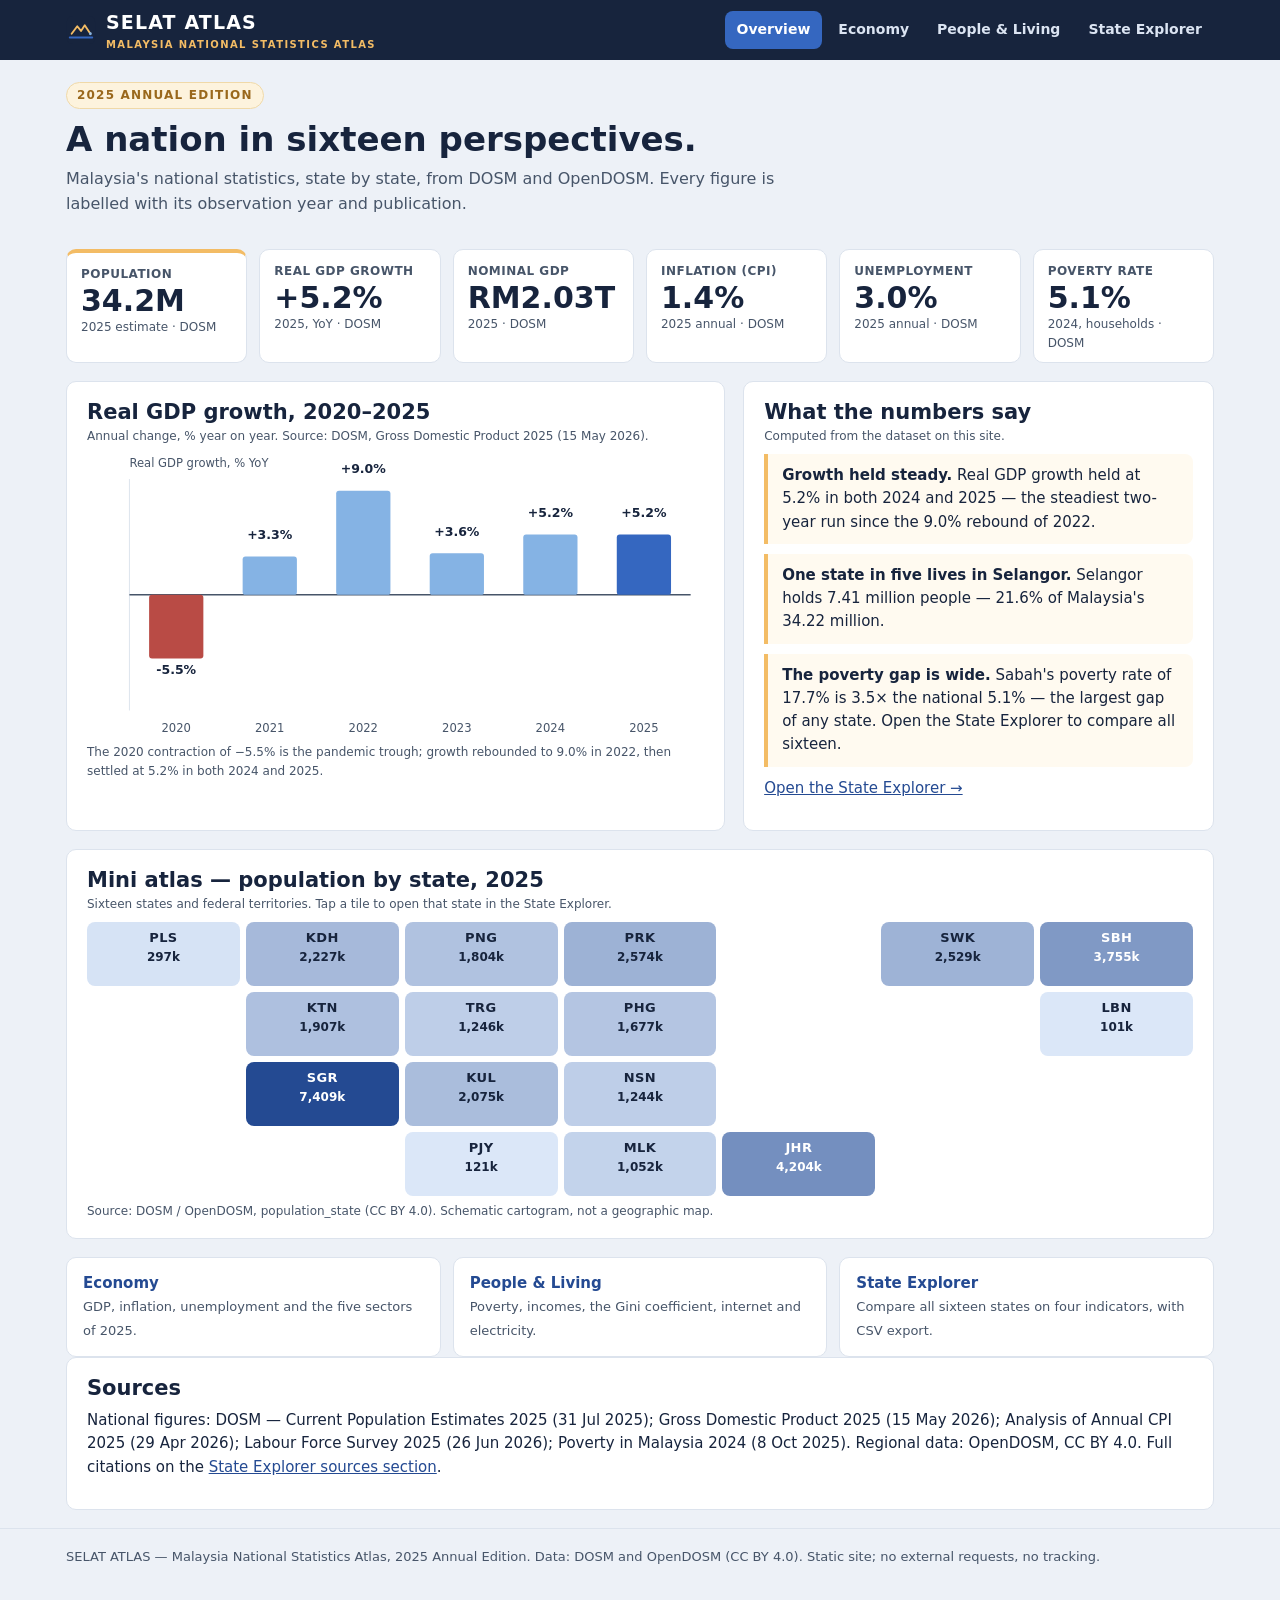
<file: app/index.html>
<!DOCTYPE html>
<html lang="en">
<head>
<meta charset="utf-8">
<meta name="viewport" content="width=device-width, initial-scale=1">
<title>SELAT ATLAS — Malaysia National Statistics Atlas</title>
<meta name="description" content="SELAT ATLAS: Malaysia's national statistics atlas. Population, economy, living standards and a state explorer for all sixteen states and federal territories. Data: DOSM and OpenDOSM.">
<link rel="stylesheet" href="style.css">
</head>
<body data-page="overview">
<a class="skip" href="#main">Skip to content</a>
<header class="masthead">
  <div class="wrap masthead-in">
    <a class="brand" href="index.html"><img src="logo.svg" alt="" width="30" height="30"><span>SELAT ATLAS<small>MALAYSIA NATIONAL STATISTICS ATLAS</small></span></a>
    <button class="menu-btn" type="button" aria-expanded="false" aria-controls="mainnav">Menu</button>
    <nav class="mainnav" id="mainnav" aria-label="Main navigation">
      <a href="index.html" aria-current="page">Overview</a>
      <a href="economy.html">Economy</a>
      <a href="people.html">People &amp; Living</a>
      <a href="states.html">State Explorer</a>
    </nav>
  </div>
</header>
<main id="main">
  <div class="wrap">
    <div class="page-head">
      <span class="edition">2025 Annual Edition</span>
      <h1>A nation in sixteen perspectives.</h1>
      <p class="lede">Malaysia's national statistics, state by state, from DOSM and OpenDOSM. Every figure is labelled with its observation year and publication.</p>
    </div>
    <section class="kpis" aria-label="Key national indicators">
      <div class="kpi accent"><div class="k-label">Population</div><div class="k-value num">34.2M</div><div class="k-detail">2025 estimate · DOSM</div></div>
      <div class="kpi"><div class="k-label">Real GDP growth</div><div class="k-value num">+5.2%</div><div class="k-detail">2025, YoY · DOSM</div></div>
      <div class="kpi"><div class="k-label">Nominal GDP</div><div class="k-value num">RM2.03T</div><div class="k-detail">2025 · DOSM</div></div>
      <div class="kpi"><div class="k-label">Inflation (CPI)</div><div class="k-value num">1.4%</div><div class="k-detail">2025 annual · DOSM</div></div>
      <div class="kpi"><div class="k-label">Unemployment</div><div class="k-value num">3.0%</div><div class="k-detail">2025 annual · DOSM</div></div>
      <div class="kpi"><div class="k-label">Poverty rate</div><div class="k-value num">5.1%</div><div class="k-detail">2024, households · DOSM</div></div>
    </section>
    <div class="hero-row">
      <section class="card" aria-labelledby="gdp-title">
        <h2 class="chart-title" id="gdp-title">Real GDP growth, 2020–2025</h2>
        <p class="chart-sub">Annual change, % year on year. Source: DOSM, Gross Domestic Product 2025 (15 May 2026).</p>
        <div id="chart-gdp"></div>
        <p class="footnote">The 2020 contraction of −5.5% is the pandemic trough; growth rebounded to 9.0% in 2022, then settled at 5.2% in both 2024 and 2025.</p>
      </section>
      <section class="card" aria-labelledby="insights-title">
        <h2 class="chart-title" id="insights-title">What the numbers say</h2>
        <p class="chart-sub">Computed from the dataset on this site.</p>
        <div id="insights"></div>
        <p><a href="states.html">Open the State Explorer →</a></p>
      </section>
    </div>
    <section class="card" aria-labelledby="atlas-title">
      <h2 class="chart-title" id="atlas-title">Mini atlas — population by state, 2025</h2>
      <p class="chart-sub">Sixteen states and federal territories. Tap a tile to open that state in the State Explorer.</p>
      <div id="mini-cartogram"></div>
      <p class="src">Source: DOSM / OpenDOSM, population_state (CC BY 4.0). Schematic cartogram, not a geographic map.</p>
    </section>
    <section aria-label="Explore the atlas">
      <div class="navcards">
        <a class="navcard" href="economy.html"><b>Economy</b><span>GDP, inflation, unemployment and the five sectors of 2025.</span></a>
        <a class="navcard" href="people.html"><b>People &amp; Living</b><span>Poverty, incomes, the Gini coefficient, internet and electricity.</span></a>
        <a class="navcard" href="states.html"><b>State Explorer</b><span>Compare all sixteen states on four indicators, with CSV export.</span></a>
      </div>
    </section>
    <section class="card" aria-labelledby="sources-title">
      <h2 id="sources-title">Sources</h2>
      <p>National figures: DOSM — Current Population Estimates 2025 (31 Jul 2025); Gross Domestic Product 2025 (15 May 2026); Analysis of Annual CPI 2025 (29 Apr 2026); Labour Force Survey 2025 (26 Jun 2026); Poverty in Malaysia 2024 (8 Oct 2025). Regional data: OpenDOSM, CC BY 4.0. Full citations on the <a href="states.html#sources">State Explorer sources section</a>.</p>
    </section>
  </div>
</main>
<footer class="site-footer">
  <div class="wrap">
    <p>SELAT ATLAS — Malaysia National Statistics Atlas, 2025 Annual Edition. Data: DOSM and OpenDOSM (CC BY 4.0). Static site; no external requests, no tracking.</p>
  </div>
</footer>
<script src="data-national.js"></script>
<script src="data-states.js"></script>
<script src="sources.js"></script>
<script src="charts.js"></script>
<script src="state-explorer.js"></script>
<script src="core.js"></script>
</body>
</html>
</file>
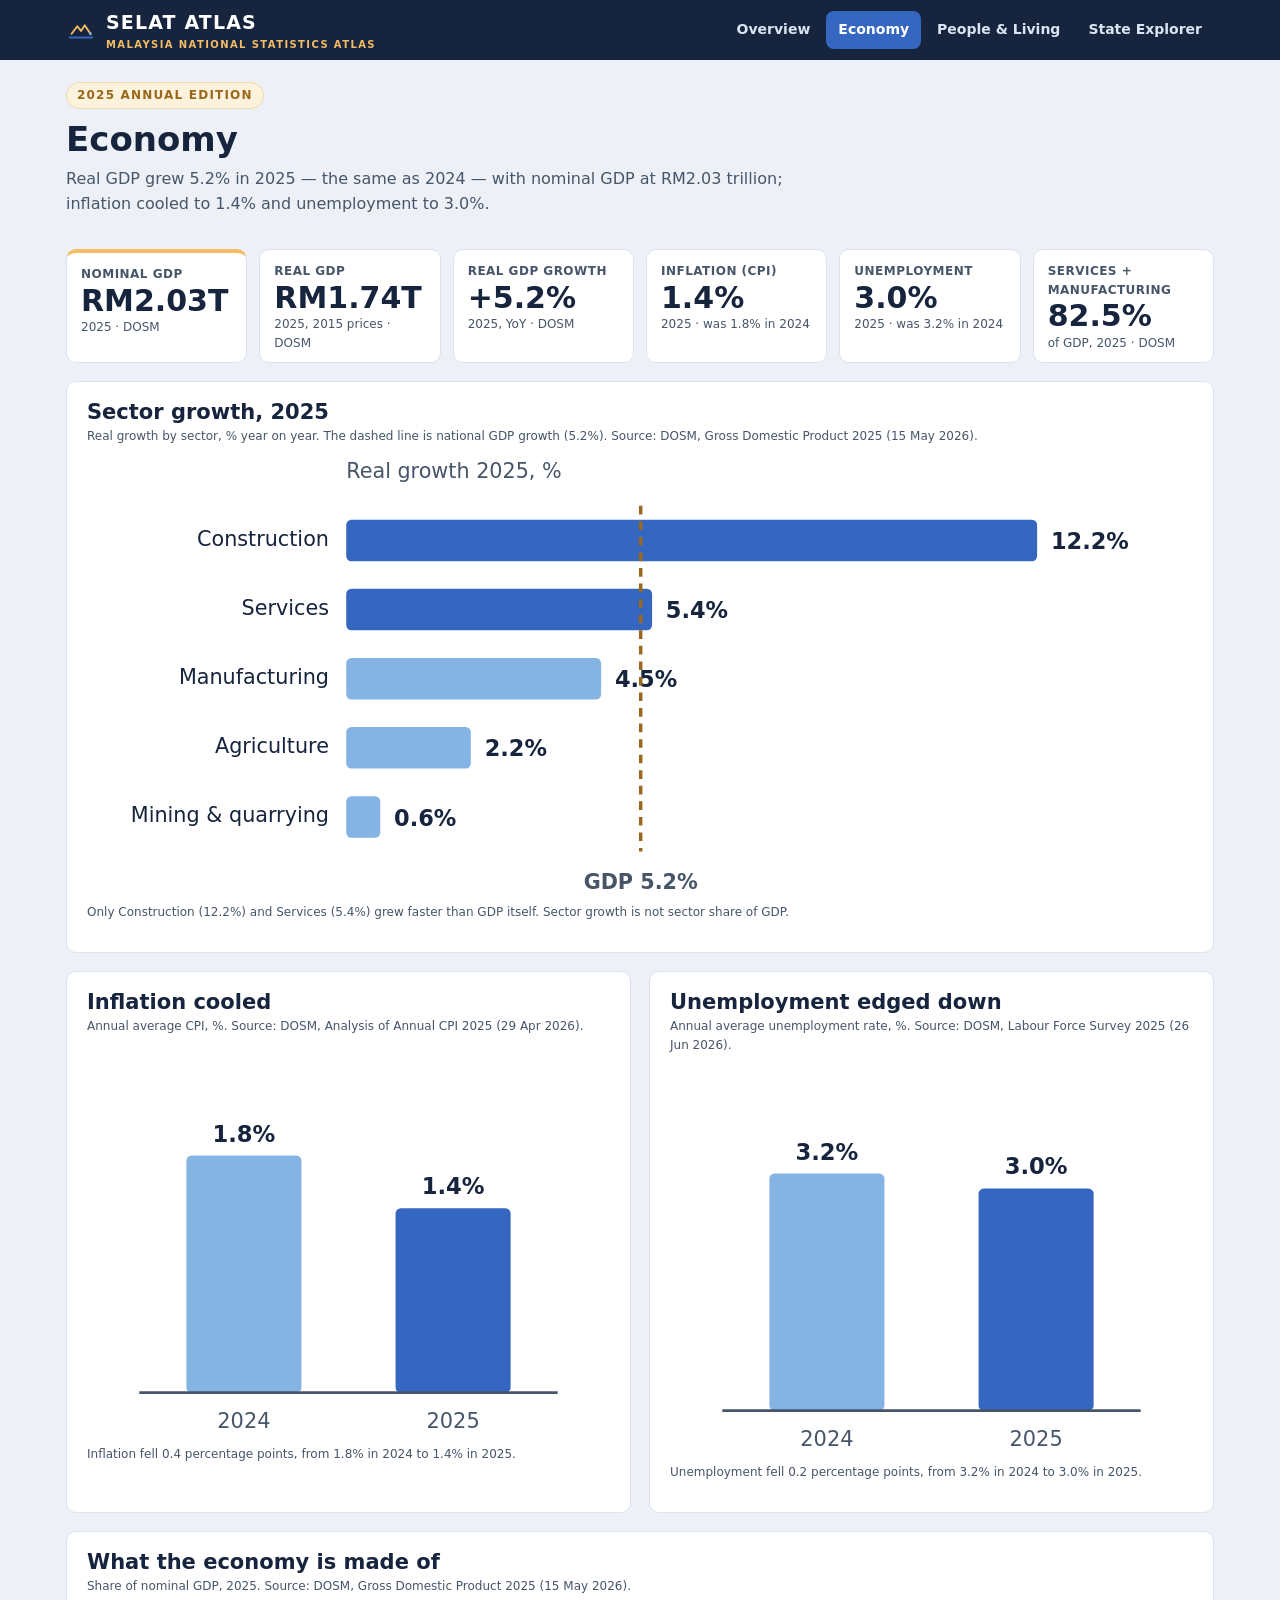
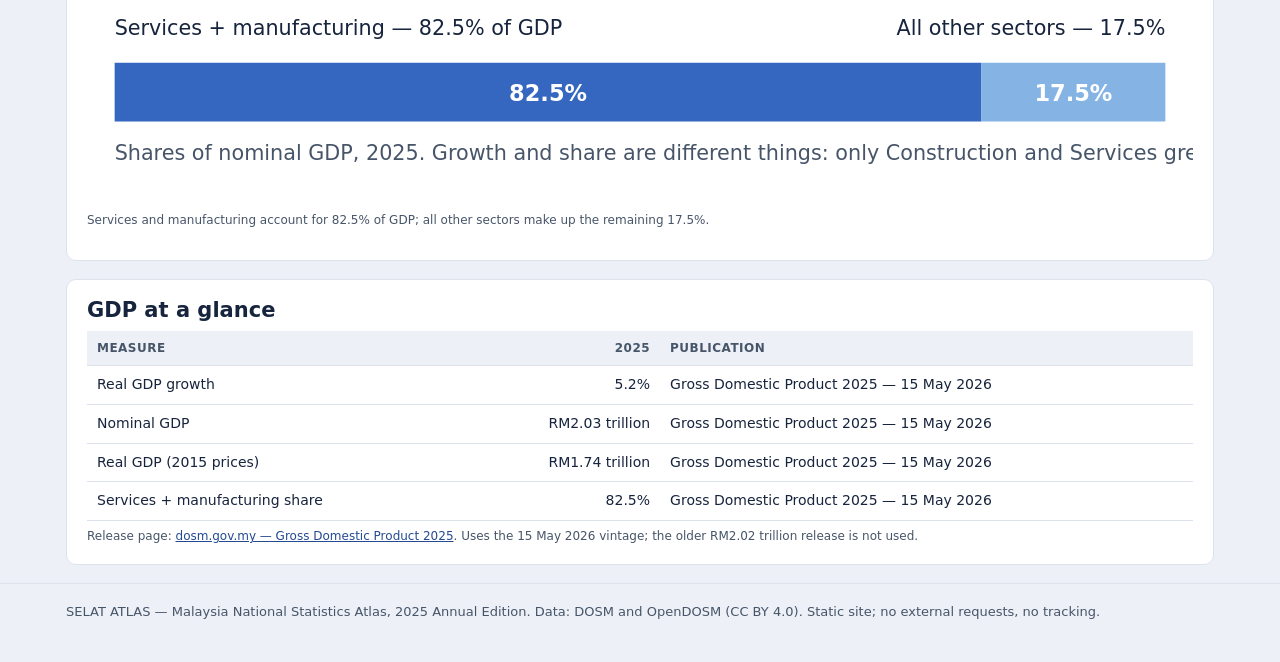
<file: app/economy.html>
<!DOCTYPE html>
<html lang="en">
<head>
<meta charset="utf-8">
<meta name="viewport" content="width=device-width, initial-scale=1">
<title>Economy — SELAT ATLAS</title>
<meta name="description" content="Malaysia's economy in 2025: GDP, inflation, unemployment and sector growth. SELAT ATLAS, data from DOSM.">
<link rel="stylesheet" href="style.css">
</head>
<body data-page="economy">
<a class="skip" href="#main">Skip to content</a>
<header class="masthead">
  <div class="wrap masthead-in">
    <a class="brand" href="index.html"><img src="logo.svg" alt="" width="30" height="30"><span>SELAT ATLAS<small>MALAYSIA NATIONAL STATISTICS ATLAS</small></span></a>
    <button class="menu-btn" type="button" aria-expanded="false" aria-controls="mainnav">Menu</button>
    <nav class="mainnav" id="mainnav" aria-label="Main navigation">
      <a href="index.html">Overview</a>
      <a href="economy.html" aria-current="page">Economy</a>
      <a href="people.html">People &amp; Living</a>
      <a href="states.html">State Explorer</a>
    </nav>
  </div>
</header>
<main id="main">
  <div class="wrap">
    <div class="page-head">
      <span class="edition">2025 Annual Edition</span>
      <h1>Economy</h1>
      <p class="lede">Real GDP grew 5.2% in 2025 — the same as 2024 — with nominal GDP at RM2.03 trillion; inflation cooled to 1.4% and unemployment to 3.0%.</p>
    </div>
    <section class="kpis" aria-label="Key economic indicators">
      <div class="kpi accent"><div class="k-label">Nominal GDP</div><div class="k-value num">RM2.03T</div><div class="k-detail">2025 · DOSM</div></div>
      <div class="kpi"><div class="k-label">Real GDP</div><div class="k-value num">RM1.74T</div><div class="k-detail">2025, 2015 prices · DOSM</div></div>
      <div class="kpi"><div class="k-label">Real GDP growth</div><div class="k-value num">+5.2%</div><div class="k-detail">2025, YoY · DOSM</div></div>
      <div class="kpi"><div class="k-label">Inflation (CPI)</div><div class="k-value num">1.4%</div><div class="k-detail">2025 · was 1.8% in 2024</div></div>
      <div class="kpi"><div class="k-label">Unemployment</div><div class="k-value num">3.0%</div><div class="k-detail">2025 · was 3.2% in 2024</div></div>
      <div class="kpi"><div class="k-label">Services + manufacturing</div><div class="k-value num">82.5%</div><div class="k-detail">of GDP, 2025 · DOSM</div></div>
    </section>
    <section class="card" aria-labelledby="sectors-title">
      <h2 class="chart-title" id="sectors-title">Sector growth, 2025</h2>
      <p class="chart-sub">Real growth by sector, % year on year. The dashed line is national GDP growth (5.2%). Source: DOSM, Gross Domestic Product 2025 (15 May 2026).</p>
      <div id="chart-sectors"></div>
      <p class="footnote">Only Construction (12.2%) and Services (5.4%) grew faster than GDP itself. Sector growth is not sector share of GDP.</p>
    </section>
    <div class="two-col">
      <section class="card" aria-labelledby="inflation-title">
        <h2 class="chart-title" id="inflation-title">Inflation cooled</h2>
        <p class="chart-sub">Annual average CPI, %. Source: DOSM, Analysis of Annual CPI 2025 (29 Apr 2026).</p>
        <div id="chart-inflation"></div>
        <p class="footnote">Inflation fell 0.4 percentage points, from 1.8% in 2024 to 1.4% in 2025.</p>
      </section>
      <section class="card" aria-labelledby="unemp-title">
        <h2 class="chart-title" id="unemp-title">Unemployment edged down</h2>
        <p class="chart-sub">Annual average unemployment rate, %. Source: DOSM, Labour Force Survey 2025 (26 Jun 2026).</p>
        <div id="chart-unemployment"></div>
        <p class="footnote">Unemployment fell 0.2 percentage points, from 3.2% in 2024 to 3.0% in 2025.</p>
      </section>
    </div>
    <section class="card" aria-labelledby="mix-title">
      <h2 class="chart-title" id="mix-title">What the economy is made of</h2>
      <p class="chart-sub">Share of nominal GDP, 2025. Source: DOSM, Gross Domestic Product 2025 (15 May 2026).</p>
      <div id="chart-mix"></div>
      <p class="footnote">Services and manufacturing account for 82.5% of GDP; all other sectors make up the remaining 17.5%.</p>
    </section>
    <section class="card" aria-labelledby="gdp-table-title">
      <h2 id="gdp-table-title">GDP at a glance</h2>
      <table class="data">
        <thead><tr><th>Measure</th><th class="num">2025</th><th>Publication</th></tr></thead>
        <tbody>
          <tr><td>Real GDP growth</td><td class="num">5.2%</td><td>Gross Domestic Product 2025 — 15 May 2026</td></tr>
          <tr><td>Nominal GDP</td><td class="num">RM2.03 trillion</td><td>Gross Domestic Product 2025 — 15 May 2026</td></tr>
          <tr><td>Real GDP (2015 prices)</td><td class="num">RM1.74 trillion</td><td>Gross Domestic Product 2025 — 15 May 2026</td></tr>
          <tr><td>Services + manufacturing share</td><td class="num">82.5%</td><td>Gross Domestic Product 2025 — 15 May 2026</td></tr>
        </tbody>
      </table>
      <p class="src">Release page: <a href="https://www.dosm.gov.my/portal-main/release-content/gross-domestic-product-2025">dosm.gov.my — Gross Domestic Product 2025</a>. Uses the 15 May 2026 vintage; the older RM2.02 trillion release is not used.</p>
    </section>
  </div>
</main>
<footer class="site-footer">
  <div class="wrap">
    <p>SELAT ATLAS — Malaysia National Statistics Atlas, 2025 Annual Edition. Data: DOSM and OpenDOSM (CC BY 4.0). Static site; no external requests, no tracking.</p>
  </div>
</footer>
<script src="data-national.js"></script>
<script src="data-states.js"></script>
<script src="sources.js"></script>
<script src="charts.js"></script>
<script src="state-explorer.js"></script>
<script src="core.js"></script>
</body>
</html>
</file>
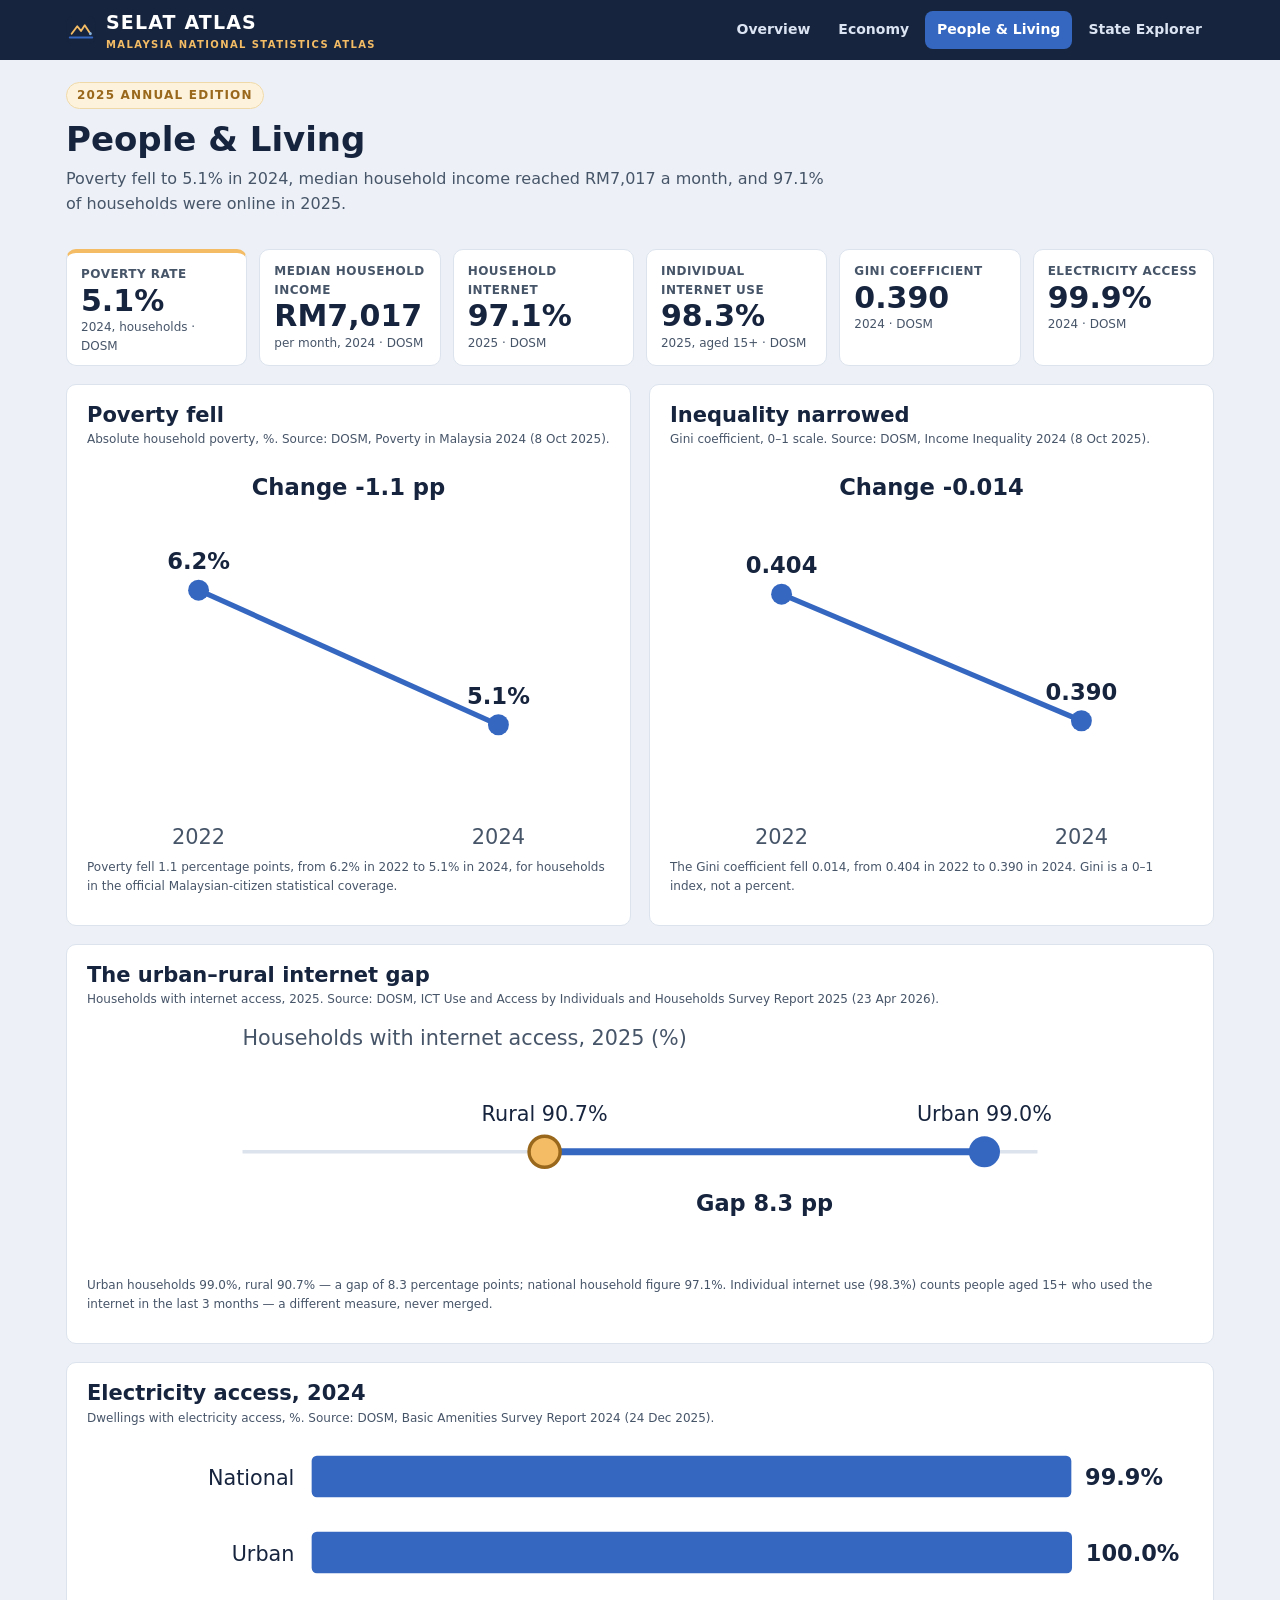
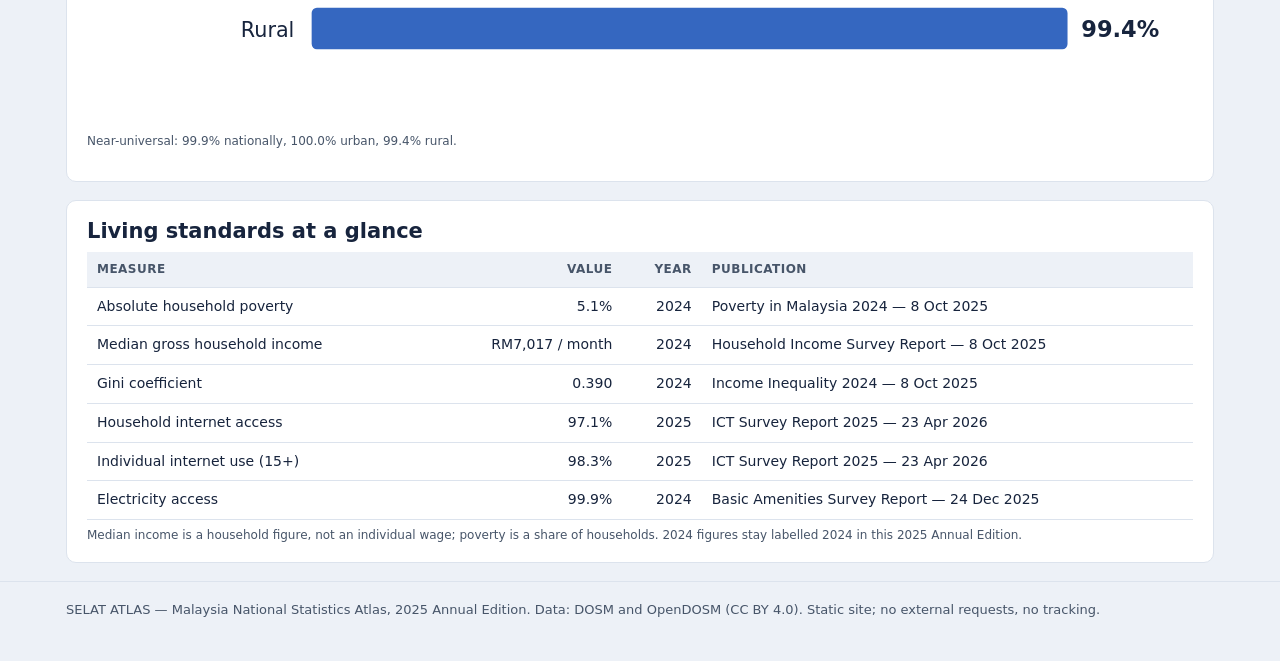
<file: app/people.html>
<!DOCTYPE html>
<html lang="en">
<head>
<meta charset="utf-8">
<meta name="viewport" content="width=device-width, initial-scale=1">
<title>People &amp; Living — SELAT ATLAS</title>
<meta name="description" content="Living standards in Malaysia: poverty, household income, inequality, internet access and electricity. SELAT ATLAS, data from DOSM.">
<link rel="stylesheet" href="style.css">
</head>
<body data-page="people">
<a class="skip" href="#main">Skip to content</a>
<header class="masthead">
  <div class="wrap masthead-in">
    <a class="brand" href="index.html"><img src="logo.svg" alt="" width="30" height="30"><span>SELAT ATLAS<small>MALAYSIA NATIONAL STATISTICS ATLAS</small></span></a>
    <button class="menu-btn" type="button" aria-expanded="false" aria-controls="mainnav">Menu</button>
    <nav class="mainnav" id="mainnav" aria-label="Main navigation">
      <a href="index.html">Overview</a>
      <a href="economy.html">Economy</a>
      <a href="people.html" aria-current="page">People &amp; Living</a>
      <a href="states.html">State Explorer</a>
    </nav>
  </div>
</header>
<main id="main">
  <div class="wrap">
    <div class="page-head">
      <span class="edition">2025 Annual Edition</span>
      <h1>People &amp; Living</h1>
      <p class="lede">Poverty fell to 5.1% in 2024, median household income reached RM7,017 a month, and 97.1% of households were online in 2025.</p>
    </div>
    <section class="kpis" aria-label="Key living-standard indicators">
      <div class="kpi accent"><div class="k-label">Poverty rate</div><div class="k-value num">5.1%</div><div class="k-detail">2024, households · DOSM</div></div>
      <div class="kpi"><div class="k-label">Median household income</div><div class="k-value num">RM7,017</div><div class="k-detail">per month, 2024 · DOSM</div></div>
      <div class="kpi"><div class="k-label">Household internet</div><div class="k-value num">97.1%</div><div class="k-detail">2025 · DOSM</div></div>
      <div class="kpi"><div class="k-label">Individual internet use</div><div class="k-value num">98.3%</div><div class="k-detail">2025, aged 15+ · DOSM</div></div>
      <div class="kpi"><div class="k-label">Gini coefficient</div><div class="k-value num">0.390</div><div class="k-detail">2024 · DOSM</div></div>
      <div class="kpi"><div class="k-label">Electricity access</div><div class="k-value num">99.9%</div><div class="k-detail">2024 · DOSM</div></div>
    </section>
    <div class="two-col">
      <section class="card" aria-labelledby="poverty-title">
        <h2 class="chart-title" id="poverty-title">Poverty fell</h2>
        <p class="chart-sub">Absolute household poverty, %. Source: DOSM, Poverty in Malaysia 2024 (8 Oct 2025).</p>
        <div id="chart-poverty-slope"></div>
        <p class="footnote">Poverty fell 1.1 percentage points, from 6.2% in 2022 to 5.1% in 2024, for households in the official Malaysian-citizen statistical coverage.</p>
      </section>
      <section class="card" aria-labelledby="gini-title">
        <h2 class="chart-title" id="gini-title">Inequality narrowed</h2>
        <p class="chart-sub">Gini coefficient, 0–1 scale. Source: DOSM, Income Inequality 2024 (8 Oct 2025).</p>
        <div id="chart-gini-slope"></div>
        <p class="footnote">The Gini coefficient fell 0.014, from 0.404 in 2022 to 0.390 in 2024. Gini is a 0–1 index, not a percent.</p>
      </section>
    </div>
    <section class="card" aria-labelledby="internet-title">
      <h2 class="chart-title" id="internet-title">The urban–rural internet gap</h2>
      <p class="chart-sub">Households with internet access, 2025. Source: DOSM, ICT Use and Access by Individuals and Households Survey Report 2025 (23 Apr 2026).</p>
      <div id="chart-internet-dumbbell"></div>
      <p class="footnote">Urban households 99.0%, rural 90.7% — a gap of 8.3 percentage points; national household figure 97.1%. Individual internet use (98.3%) counts people aged 15+ who used the internet in the last 3 months — a different measure, never merged.</p>
    </section>
    <section class="card" aria-labelledby="electricity-title">
      <h2 class="chart-title" id="electricity-title">Electricity access, 2024</h2>
      <p class="chart-sub">Dwellings with electricity access, %. Source: DOSM, Basic Amenities Survey Report 2024 (24 Dec 2025).</p>
      <div id="chart-electricity"></div>
      <p class="footnote">Near-universal: 99.9% nationally, 100.0% urban, 99.4% rural.</p>
    </section>
    <section class="card" aria-labelledby="living-table-title">
      <h2 id="living-table-title">Living standards at a glance</h2>
      <table class="data">
        <thead><tr><th>Measure</th><th class="num">Value</th><th class="num">Year</th><th>Publication</th></tr></thead>
        <tbody>
          <tr><td>Absolute household poverty</td><td class="num">5.1%</td><td class="num">2024</td><td>Poverty in Malaysia 2024 — 8 Oct 2025</td></tr>
          <tr><td>Median gross household income</td><td class="num">RM7,017 / month</td><td class="num">2024</td><td>Household Income Survey Report — 8 Oct 2025</td></tr>
          <tr><td>Gini coefficient</td><td class="num">0.390</td><td class="num">2024</td><td>Income Inequality 2024 — 8 Oct 2025</td></tr>
          <tr><td>Household internet access</td><td class="num">97.1%</td><td class="num">2025</td><td>ICT Survey Report 2025 — 23 Apr 2026</td></tr>
          <tr><td>Individual internet use (15+)</td><td class="num">98.3%</td><td class="num">2025</td><td>ICT Survey Report 2025 — 23 Apr 2026</td></tr>
          <tr><td>Electricity access</td><td class="num">99.9%</td><td class="num">2024</td><td>Basic Amenities Survey Report — 24 Dec 2025</td></tr>
        </tbody>
      </table>
      <p class="src">Median income is a household figure, not an individual wage; poverty is a share of households. 2024 figures stay labelled 2024 in this 2025 Annual Edition.</p>
    </section>
  </div>
</main>
<footer class="site-footer">
  <div class="wrap">
    <p>SELAT ATLAS — Malaysia National Statistics Atlas, 2025 Annual Edition. Data: DOSM and OpenDOSM (CC BY 4.0). Static site; no external requests, no tracking.</p>
  </div>
</footer>
<script src="data-national.js"></script>
<script src="data-states.js"></script>
<script src="sources.js"></script>
<script src="charts.js"></script>
<script src="state-explorer.js"></script>
<script src="core.js"></script>
</body>
</html>
</file>
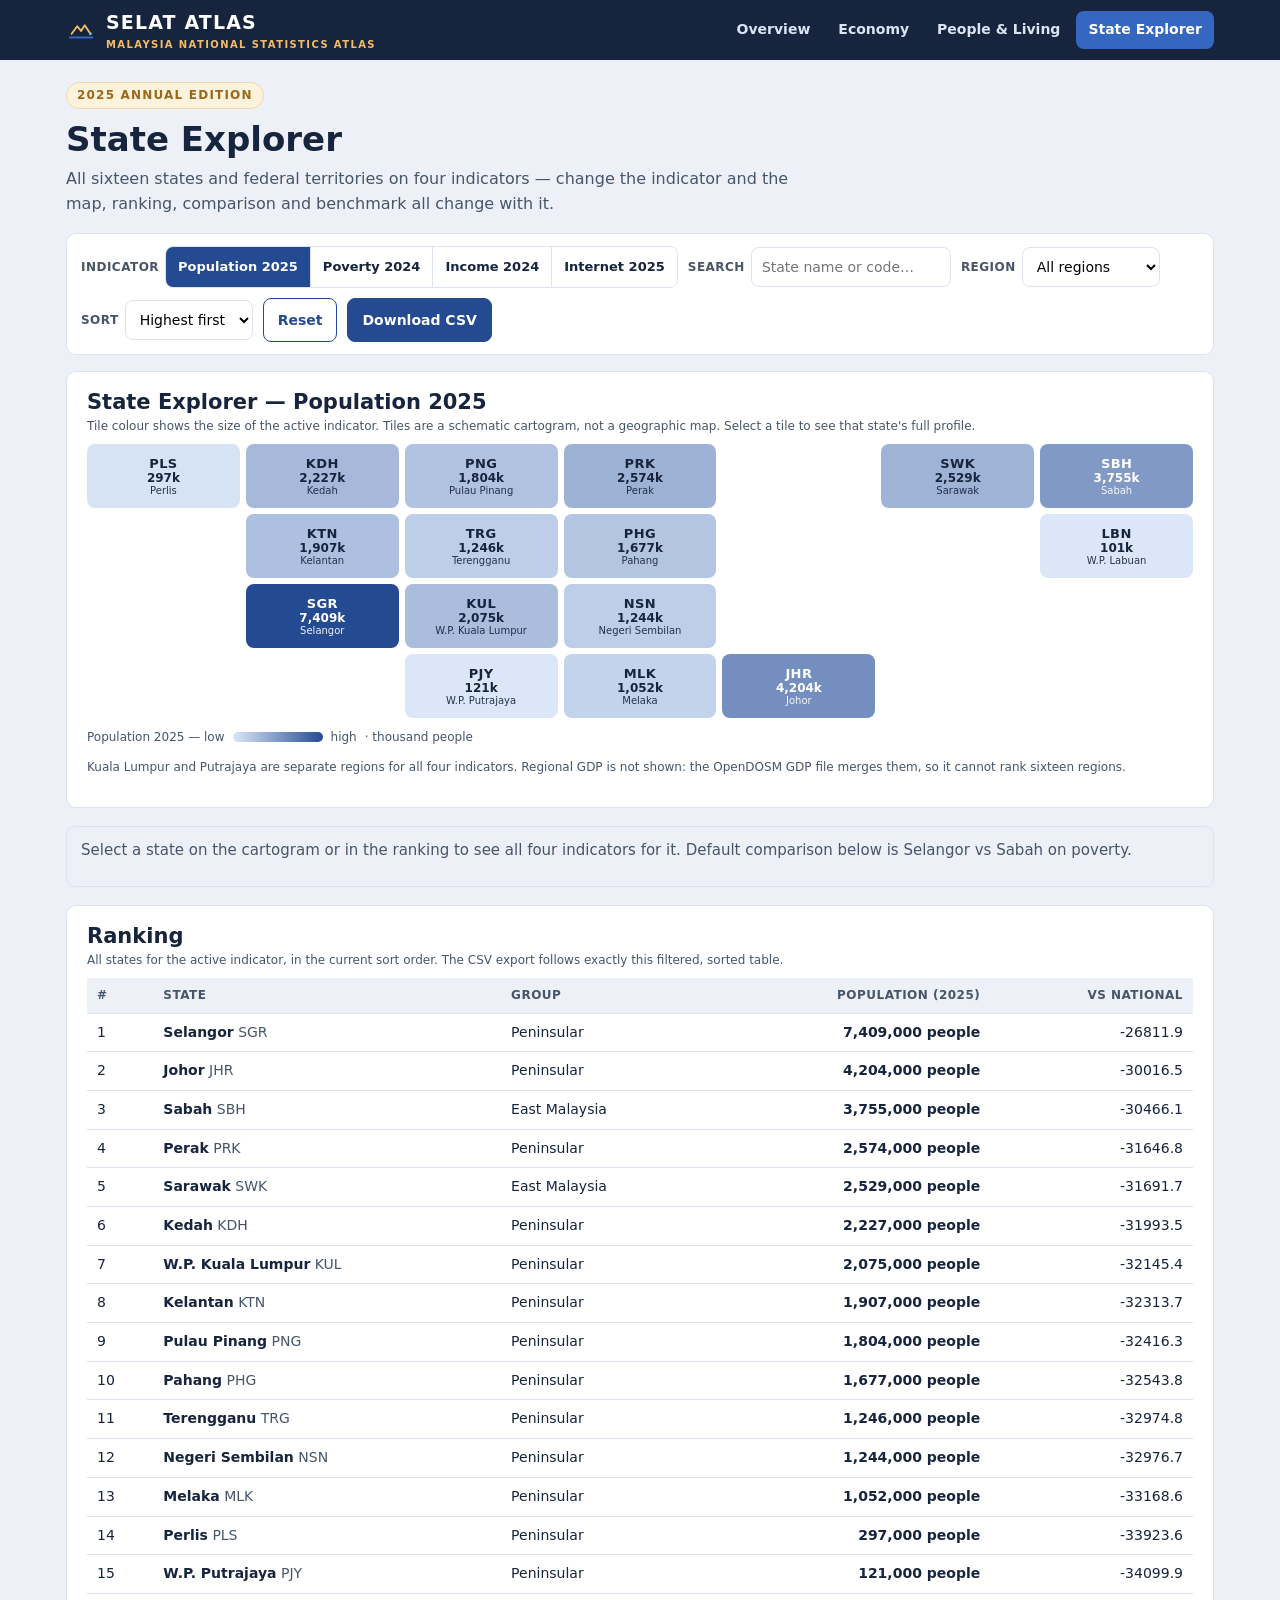
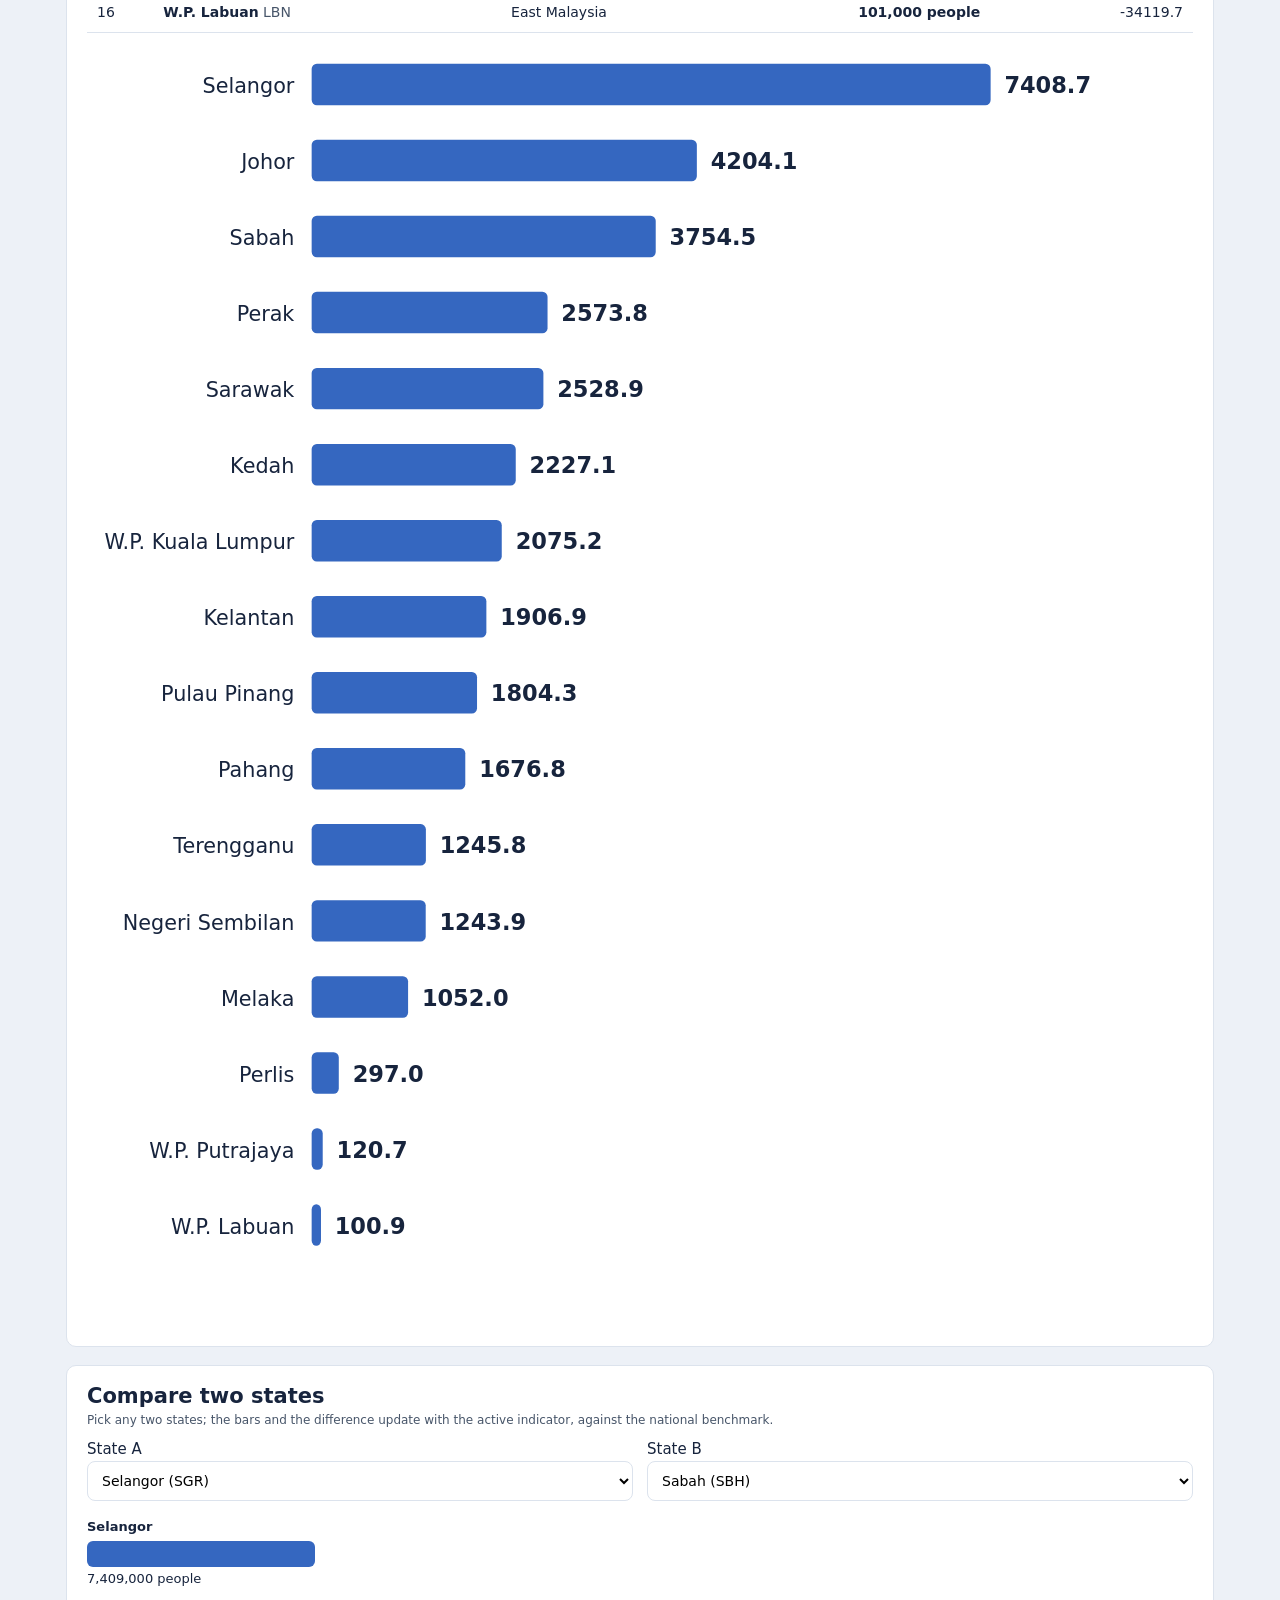
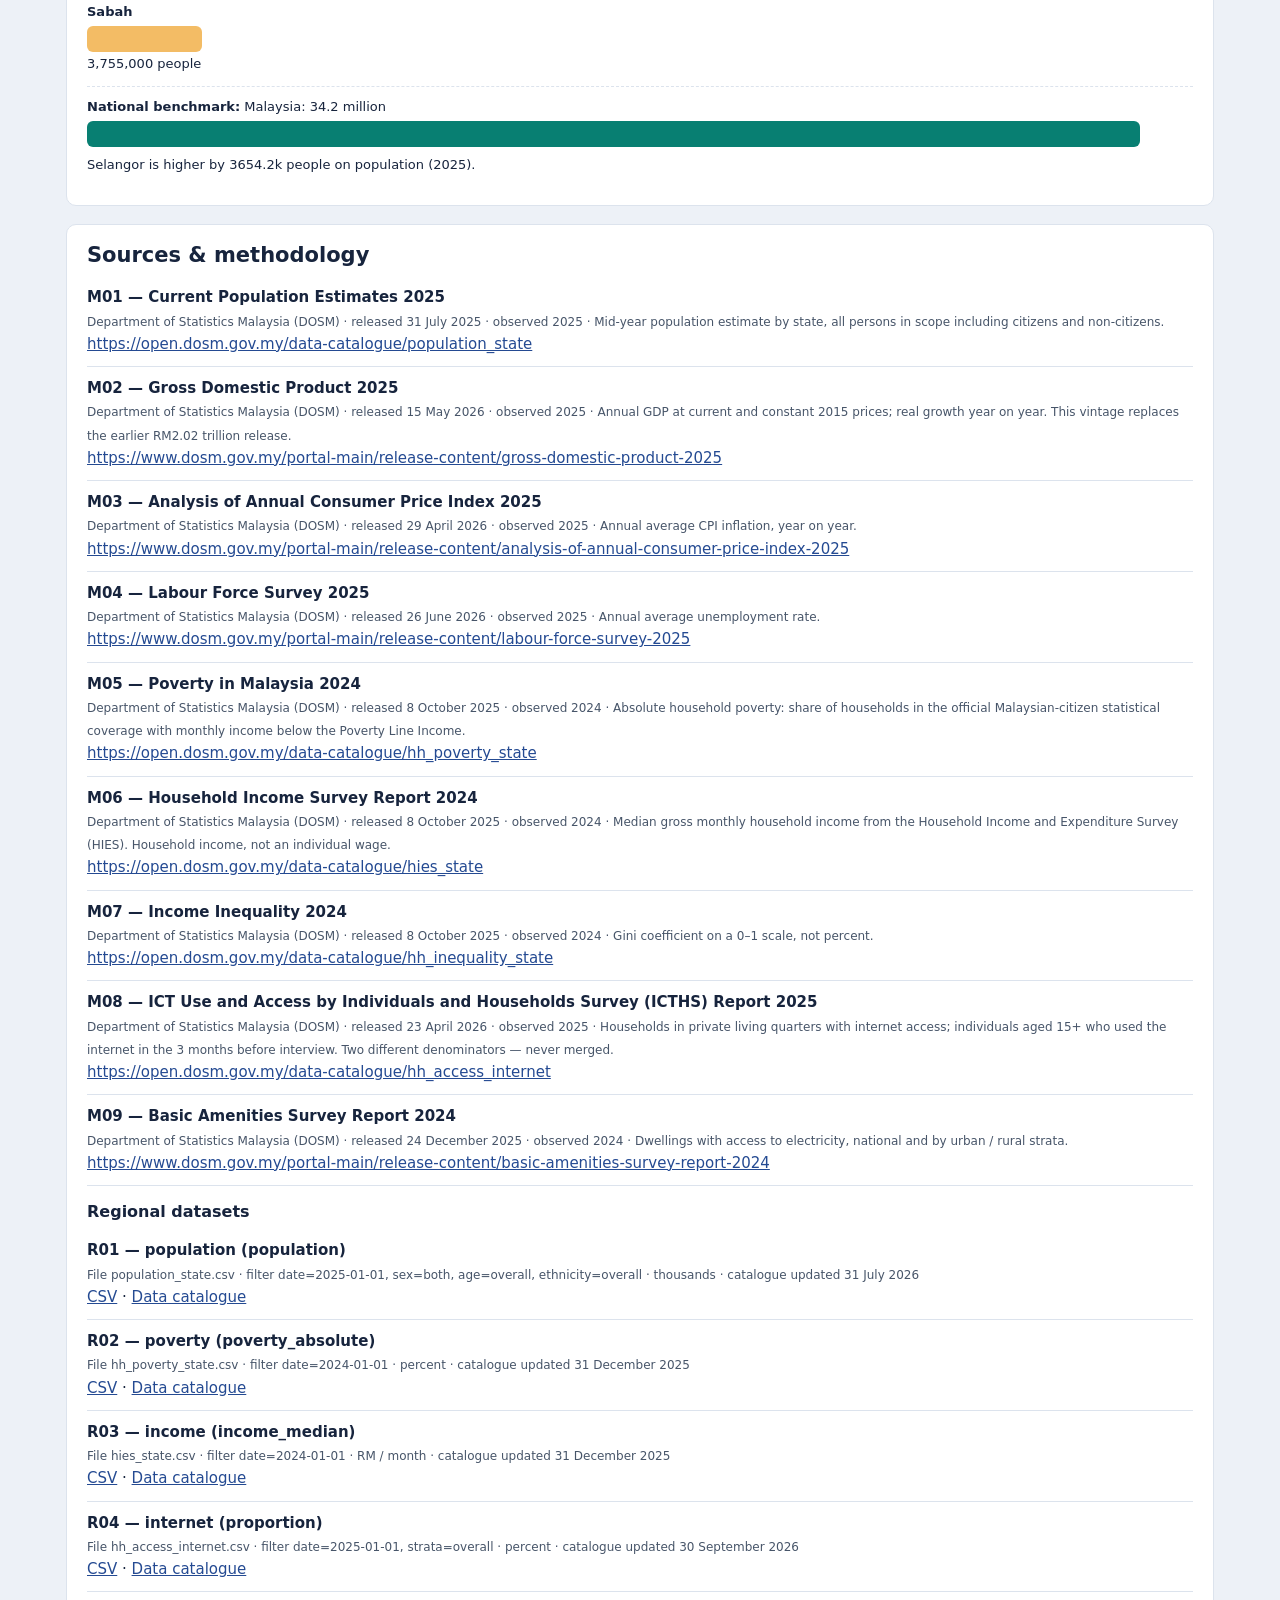
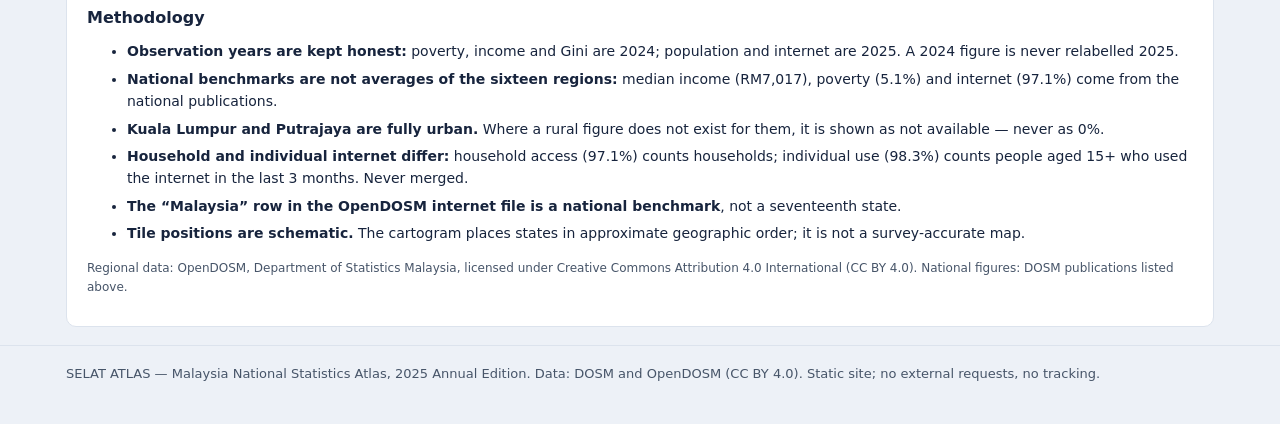
<file: app/states.html>
<!DOCTYPE html>
<html lang="en">
<head>
<meta charset="utf-8">
<meta name="viewport" content="width=device-width, initial-scale=1">
<title>State Explorer — SELAT ATLAS</title>
<meta name="description" content="Compare all sixteen Malaysian states and federal territories on population, poverty, income and internet access. SELAT ATLAS, data from DOSM and OpenDOSM.">
<link rel="stylesheet" href="style.css">
</head>
<body data-page="states">
<a class="skip" href="#main">Skip to content</a>
<header class="masthead">
  <div class="wrap masthead-in">
    <a class="brand" href="index.html"><img src="logo.svg" alt="" width="30" height="30"><span>SELAT ATLAS<small>MALAYSIA NATIONAL STATISTICS ATLAS</small></span></a>
    <button class="menu-btn" type="button" aria-expanded="false" aria-controls="mainnav">Menu</button>
    <nav class="mainnav" id="mainnav" aria-label="Main navigation">
      <a href="index.html">Overview</a>
      <a href="economy.html">Economy</a>
      <a href="people.html">People &amp; Living</a>
      <a href="states.html" aria-current="page">State Explorer</a>
    </nav>
  </div>
</header>
<main id="main">
  <div class="wrap">
    <div class="page-head">
      <span class="edition">2025 Annual Edition</span>
      <h1>State Explorer</h1>
      <p class="lede">All sixteen states and federal territories on four indicators — change the indicator and the map, ranking, comparison and benchmark all change with it.</p>
    </div>
    <div class="controls" role="group" aria-label="Explorer controls">
      <div class="group">
        <label id="indicator-label">Indicator</label>
        <div class="seg" role="group" aria-labelledby="indicator-label">
          <button type="button" data-indicator-btn="population" aria-pressed="true">Population 2025</button>
          <button type="button" data-indicator-btn="poverty" aria-pressed="false">Poverty 2024</button>
          <button type="button" data-indicator-btn="income" aria-pressed="false">Income 2024</button>
          <button type="button" data-indicator-btn="internet" aria-pressed="false">Internet 2025</button>
        </div>
      </div>
      <div class="group">
        <label for="state-search">Search</label>
        <input type="search" id="state-search" placeholder="State name or code…" aria-label="Search states by name or code">
      </div>
      <div class="group">
        <label for="group-filter">Region</label>
        <select id="group-filter">
          <option value="all">All regions</option>
          <option value="Peninsular">Peninsular</option>
          <option value="East Malaysia">East Malaysia</option>
        </select>
      </div>
      <div class="group">
        <label for="sort-select">Sort</label>
        <select id="sort-select">
          <option value="desc">Highest first</option>
          <option value="asc">Lowest first</option>
          <option value="alpha">A–Z</option>
        </select>
      </div>
      <button type="button" class="btn ghost" id="reset-btn">Reset</button>
      <button type="button" class="btn" id="csv-btn">Download CSV</button>
    </div>
    <section class="card" aria-labelledby="explorer-title">
      <h2 class="chart-title" id="explorer-title">State Explorer — Population 2025</h2>
      <p class="chart-sub">Tile colour shows the size of the active indicator. Tiles are a schematic cartogram, not a geographic map. Select a tile to see that state's full profile.</p>
      <div id="cartogram" class="cartogram"></div>
      <p class="legend" id="cartogram-legend" style="margin-top:10px"></p>
      <p class="cartogram-note">Kuala Lumpur and Putrajaya are separate regions for all four indicators. Regional GDP is not shown: the OpenDOSM GDP file merges them, so it cannot rank sixteen regions.</p>
    </section>
    <section class="card detail" id="state-detail" aria-label="Selected state detail" aria-live="polite"></section>
    <section class="card" aria-labelledby="ranking-title">
      <h2 class="chart-title" id="ranking-title">Ranking</h2>
      <p class="chart-sub">All states for the active indicator, in the current sort order. The CSV export follows exactly this filtered, sorted table.</p>
      <div id="ranking"></div>
    </section>
    <section class="card" aria-labelledby="compare-title">
      <h2 class="chart-title" id="compare-title">Compare two states</h2>
      <p class="chart-sub">Pick any two states; the bars and the difference update with the active indicator, against the national benchmark.</p>
      <div class="compare">
        <div>
          <label for="compare-a">State A</label>
          <select id="compare-a"></select>
        </div>
        <div>
          <label for="compare-b">State B</label>
          <select id="compare-b"></select>
        </div>
      </div>
      <div id="comparison-out" style="margin-top:16px" aria-live="polite"></div>
    </section>
    <section class="card" id="sources" aria-labelledby="sources-title">
      <h2 id="sources-title">Sources &amp; methodology</h2>
      <ul class="src-list" id="sources-list"></ul>
      <h3 style="margin-top:16px">Regional datasets</h3>
      <ul class="src-list" id="datasets-list"></ul>
      <h3 style="margin-top:16px">Methodology</h3>
      <ul class="method">
        <li><strong>Observation years are kept honest:</strong> poverty, income and Gini are 2024; population and internet are 2025. A 2024 figure is never relabelled 2025.</li>
        <li><strong>National benchmarks are not averages of the sixteen regions:</strong> median income (RM7,017), poverty (5.1%) and internet (97.1%) come from the national publications.</li>
        <li><strong>Kuala Lumpur and Putrajaya are fully urban.</strong> Where a rural figure does not exist for them, it is shown as not available — never as 0%.</li>
        <li><strong>Household and individual internet differ:</strong> household access (97.1%) counts households; individual use (98.3%) counts people aged 15+ who used the internet in the last 3 months. Never merged.</li>
        <li><strong>The “Malaysia” row in the OpenDOSM internet file is a national benchmark</strong>, not a seventeenth state.</li>
        <li><strong>Tile positions are schematic.</strong> The cartogram places states in approximate geographic order; it is not a survey-accurate map.</li>
      </ul>
      <p class="footnote" id="licence-note"></p>
    </section>
  </div>
</main>
<footer class="site-footer">
  <div class="wrap">
    <p>SELAT ATLAS — Malaysia National Statistics Atlas, 2025 Annual Edition. Data: DOSM and OpenDOSM (CC BY 4.0). Static site; no external requests, no tracking.</p>
  </div>
</footer>
<script src="data-national.js"></script>
<script src="data-states.js"></script>
<script src="sources.js"></script>
<script src="charts.js"></script>
<script src="state-explorer.js"></script>
<script src="core.js"></script>
</body>
</html>
</file>
<file: app/style.css>
/* SELAT ATLAS — design system. Midnight Indigo / Cobalt / Amber on Pearl. */
:root {
  --indigo: #17243d; --cobalt: #3567c0; --deep-cobalt: #244a92; --sky: #85b3e4;
  --amber: #f3bc65; --deep-amber: #9a681c; --teal: #087f72; --brick: #b94b45;
  --pearl: #edf1f7; --white: #ffffff; --slate: #475569; --grid: #dce3ed;
  --ink: #17243d; --radius: 10px;
}
* { box-sizing: border-box; }
html { -webkit-text-size-adjust: 100%; }
body {
  margin: 0; background: var(--pearl); color: var(--ink);
  font: 15px/1.55 system-ui, "Segoe UI", Arial, sans-serif;
}
h1, h2, h3 { line-height: 1.2; margin: 0 0 8px; }
p { margin: 0 0 12px; }
a { color: var(--deep-cobalt); }
a:hover { text-decoration-thickness: 2px; }
:focus-visible { outline: 3px solid var(--amber); outline-offset: 2px; }
.num { font-variant-numeric: tabular-nums; }
.wrap { max-width: 1200px; margin: 0 auto; padding: 0 26px; }
.muted { color: var(--slate); }
.small { font-size: 12px; }
.src { font-size: 12px; color: var(--slate); margin: 6px 0 0; }

/* Masthead: one row, brand + nav, max 64px desktop. */
.masthead { background: var(--indigo); color: #fff; }
.masthead-in { display: flex; align-items: center; gap: 20px; min-height: 60px; }
.brand { display: flex; align-items: center; gap: 10px; color: #fff; text-decoration: none; font-weight: 800; letter-spacing: .06em; font-size: 19px; white-space: nowrap; }
.brand img { width: 30px; height: 30px; display: block; }
.brand small { display: block; font-size: 10px; font-weight: 600; letter-spacing: .14em; color: var(--amber); }
.mainnav { margin-left: auto; display: flex; gap: 4px; }
.mainnav a { color: #dbe4f2; text-decoration: none; padding: 8px 12px; border-radius: 8px; font-weight: 600; font-size: 14px; }
.mainnav a:hover { background: rgba(255,255,255,.12); color: #fff; }
.mainnav a[aria-current="page"] { background: var(--cobalt); color: #fff; }
.menu-btn { display: none; margin-left: auto; background: var(--cobalt); color: #fff; border: 0; border-radius: 8px; padding: 9px 14px; font: 600 14px system-ui, "Segoe UI", Arial, sans-serif; cursor: pointer; min-height: 44px; }

/* Page head */
.page-head { padding: 22px 0 4px; }
.page-head h1 { font-size: 34px; }
.page-head .lede { color: var(--slate); font-size: 16px; max-width: 760px; }
.edition { display: inline-block; font-size: 12px; font-weight: 700; letter-spacing: .1em; text-transform: uppercase; color: var(--deep-amber); background: #fdf3dd; border: 1px solid #f0d9a8; border-radius: 999px; padding: 3px 10px; margin-bottom: 10px; }

/* KPI grid */
.kpis { display: grid; grid-template-columns: repeat(6, 1fr); gap: 12px; margin: 16px 0 18px; }
.kpi { background: var(--white); border: 1px solid var(--grid); border-radius: var(--radius); padding: 12px 14px 10px; }
.kpi .k-label { font-size: 12px; font-weight: 700; letter-spacing: .04em; text-transform: uppercase; color: var(--slate); }
.kpi .k-value { font-size: 30px; font-weight: 800; line-height: 1.15; font-variant-numeric: tabular-nums; }
.kpi .k-detail { font-size: 12px; color: var(--slate); }
.kpi.accent { border-top: 4px solid var(--amber); }

/* Cards + layout */
.card { background: var(--white); border: 1px solid var(--grid); border-radius: var(--radius); padding: 18px 20px; margin-bottom: 18px; overflow-x: auto; }
.card h2 { font-size: 21px; }
.card h3 { font-size: 16px; }
.hero-row { display: grid; grid-template-columns: 7fr 5fr; gap: 18px; align-items: stretch; }
.two-col { display: grid; grid-template-columns: 1fr 1fr; gap: 18px; }
.chart-title { font-size: 15px; font-weight: 700; margin: 0 0 2px; }
.chart-sub { font-size: 12px; color: var(--slate); margin: 0 0 8px; }
svg.chart { display: block; width: 100%; height: auto; }
svg.chart text { font-family: system-ui, "Segoe UI", Arial, sans-serif; }
.bar-label { font-size: 12px; fill: var(--ink); }
.bar-value { font-size: 13px; font-weight: 700; fill: var(--ink); }
.axis-label { font-size: 12px; fill: var(--slate); }
.gridline { stroke: var(--grid); stroke-width: 1; }
.footnote { font-size: 12px; color: var(--slate); }
.insight { border-left: 4px solid var(--amber); background: #fffaf0; padding: 10px 14px; margin: 0 0 10px; border-radius: 0 8px 8px 0; }
.insight strong { color: var(--indigo); }
.navcards { display: grid; grid-template-columns: repeat(3, 1fr); gap: 12px; }
.navcard { display: block; background: var(--white); border: 1px solid var(--grid); border-radius: var(--radius); padding: 14px 16px; text-decoration: none; color: var(--ink); }
.navcard:hover { border-color: var(--cobalt); }
.navcard b { display: block; font-size: 15px; color: var(--deep-cobalt); }
.navcard span { font-size: 13px; color: var(--slate); }

/* Tables */
table.data { width: 100%; border-collapse: collapse; font-size: 14px; }
table.data th, table.data td { text-align: left; padding: 8px 10px; border-bottom: 1px solid var(--grid); font-variant-numeric: tabular-nums; }
table.data th { background: var(--pearl); font-size: 12px; text-transform: uppercase; letter-spacing: .04em; color: var(--slate); }
table.data td.num, table.data th.num { text-align: right; }
table.data tr:hover td { background: #f7f9fc; }

/* State explorer controls */
.controls { display: flex; flex-wrap: wrap; gap: 10px; align-items: center; background: var(--white); border: 1px solid var(--grid); border-radius: var(--radius); padding: 12px 14px; margin-bottom: 16px; overflow-x: auto; }
.controls .group { display: flex; gap: 6px; align-items: center; flex-wrap: wrap; }
.controls label { font-size: 12px; font-weight: 700; text-transform: uppercase; letter-spacing: .04em; color: var(--slate); }
.seg { display: inline-flex; border: 1px solid var(--grid); border-radius: 8px; overflow: hidden; }
.seg button { border: 0; background: var(--white); padding: 8px 12px; font: 600 13px system-ui, "Segoe UI", Arial, sans-serif; color: var(--ink); cursor: pointer; min-height: 40px; }
.seg button[aria-pressed="true"] { background: var(--deep-cobalt); color: #fff; }
.seg button + button { border-left: 1px solid var(--grid); }
input[type="search"], select { font: 14px system-ui, "Segoe UI", Arial, sans-serif; padding: 9px 10px; border: 1px solid var(--grid); border-radius: 8px; background: var(--white); min-height: 40px; }
input[type="search"] { min-width: 200px; }
.btn { border: 1px solid var(--deep-cobalt); background: var(--deep-cobalt); color: #fff; border-radius: 8px; padding: 9px 14px; font: 600 14px system-ui, "Segoe UI", Arial, sans-serif; cursor: pointer; min-height: 44px; }
.btn.ghost { background: var(--white); color: var(--deep-cobalt); }
.btn:hover { filter: brightness(1.08); }

/* Tile cartogram */
.cartogram { display: grid; grid-template-columns: repeat(7, 1fr); grid-auto-rows: 64px; gap: 6px; }
.tile { border: 0; border-radius: 8px; padding: 6px 4px; cursor: pointer; color: #fff; text-align: center; font-family: system-ui, "Segoe UI", Arial, sans-serif; min-height: 44px; }
.tile .t-code { display: block; font-size: 13px; font-weight: 800; letter-spacing: .03em; }
.tile .t-val { display: block; font-size: 12px; font-weight: 600; font-variant-numeric: tabular-nums; }
.tile .t-name { display: block; font-size: 10px; opacity: .92; white-space: nowrap; overflow: hidden; text-overflow: ellipsis; }
.tile[aria-pressed="true"] { outline: 3px solid var(--amber); outline-offset: 1px; }
.tile.dim { opacity: .35; }
.cartogram-note { font-size: 12px; color: var(--slate); }
.legend { display: flex; align-items: center; gap: 8px; font-size: 12px; color: var(--slate); flex-wrap: wrap; }
.legend .swatch { width: 90px; height: 10px; border-radius: 5px; }

/* Comparison */
.compare { display: grid; grid-template-columns: 1fr 1fr; gap: 14px; }
.compare select { width: 100%; }
.cmp-bar { height: 26px; border-radius: 6px; margin: 4px 0 2px; }
.cmp-row { margin-bottom: 12px; }
.cmp-row .cmp-label { font-size: 13px; font-weight: 700; }
.cmp-row .cmp-val { font-size: 13px; font-variant-numeric: tabular-nums; }
.bench { border-top: 1px dashed var(--grid); padding-top: 10px; margin-top: 4px; font-size: 13px; }
.detail { background: var(--pearl); border-radius: 8px; padding: 12px 14px; }
.detail h3 { margin-bottom: 4px; }
.empty { padding: 18px; text-align: center; color: var(--slate); background: var(--pearl); border-radius: 8px; }

/* Sources */
.src-list { list-style: none; margin: 0; padding: 0; }
.src-list li { padding: 10px 0; border-bottom: 1px solid var(--grid); }
.src-list .s-title { font-weight: 700; }
.src-list .s-meta { font-size: 12px; color: var(--slate); }
.src-list a { word-break: break-all; }
.method { font-size: 14px; }
.method li { margin-bottom: 6px; }

/* Footer */
.site-footer { border-top: 1px solid var(--grid); margin-top: 8px; padding: 18px 0 28px; color: var(--slate); font-size: 13px; }
.skip { position: absolute; left: -9999px; }
.skip:focus { position: static; background: var(--amber); color: var(--indigo); padding: 8px 12px; display: inline-block; }

/* Responsive */
@media (max-width: 900px) {
  .kpis { grid-template-columns: repeat(3, 1fr); }
  .hero-row, .two-col, .compare { grid-template-columns: 1fr; }
  .navcards { grid-template-columns: 1fr; }
  .wrap { padding: 0 16px; }
}
@media (max-width: 640px) {
  /* Wide charts keep full-size legibility on phones: the card scrolls
     sideways instead of shrinking the chart to unreadable text. */
  svg.chart.wide-chart { min-width: 520px; }
  /* The brand subtitle does not fit next to the Menu button at 360px. */
  .brand small { display: none; }
  .brand { font-size: 17px; }
  /* Indicator segments wrap to two rows instead of overflowing. */
  .seg { flex-wrap: wrap; }
  .seg button { flex: 1 1 40%; }
  .masthead-in { min-height: 56px; }
  .menu-btn { display: block; }
  .mainnav { display: none; position: absolute; top: 56px; left: 0; right: 0; background: var(--indigo); flex-direction: column; padding: 8px 16px 14px; z-index: 10; }
  .mainnav.open { display: flex; }
  .mainnav a { padding: 12px; }
  .kpis { grid-template-columns: repeat(2, 1fr); }
  .kpi .k-value { font-size: 26px; }
  .page-head h1 { font-size: 26px; }
  .cartogram { grid-auto-rows: 56px; }
  .tile .t-name { display: none; }
  input[type="search"] { min-width: 0; width: 100%; }
}
</file>
